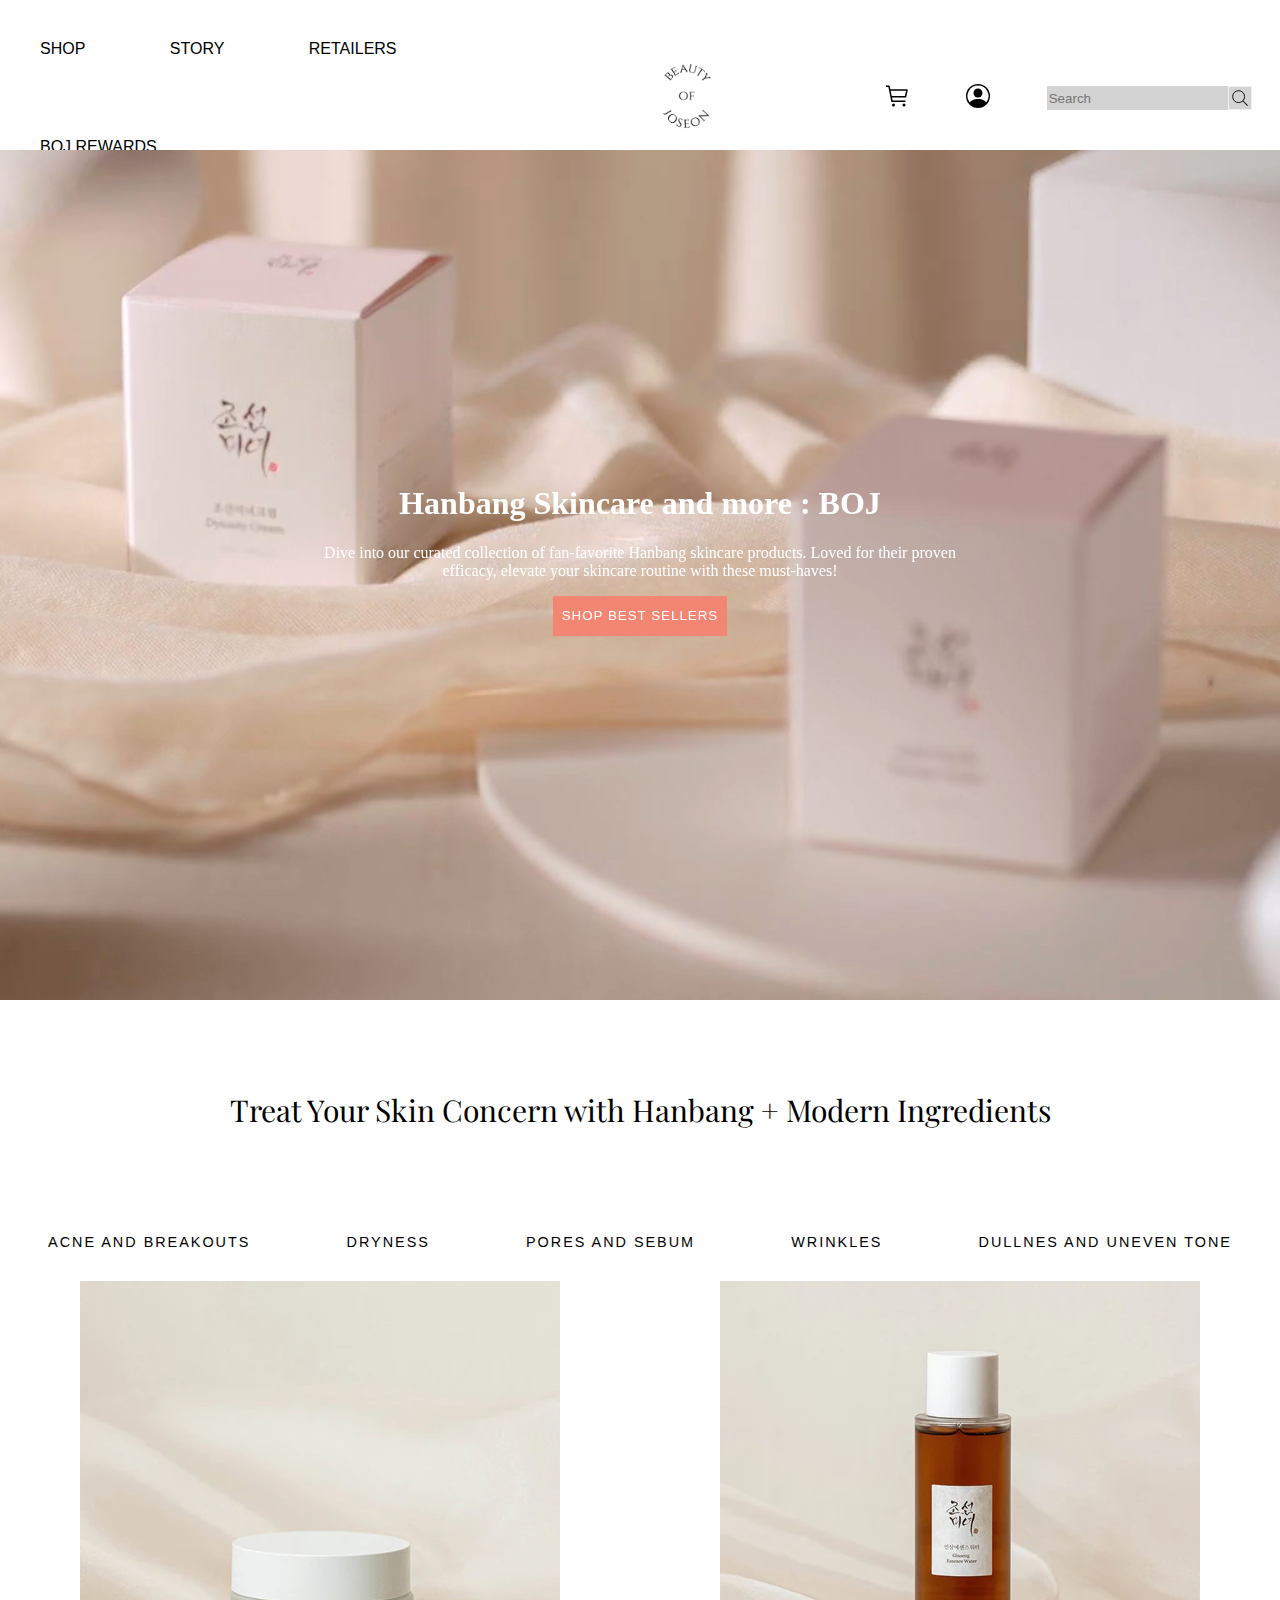
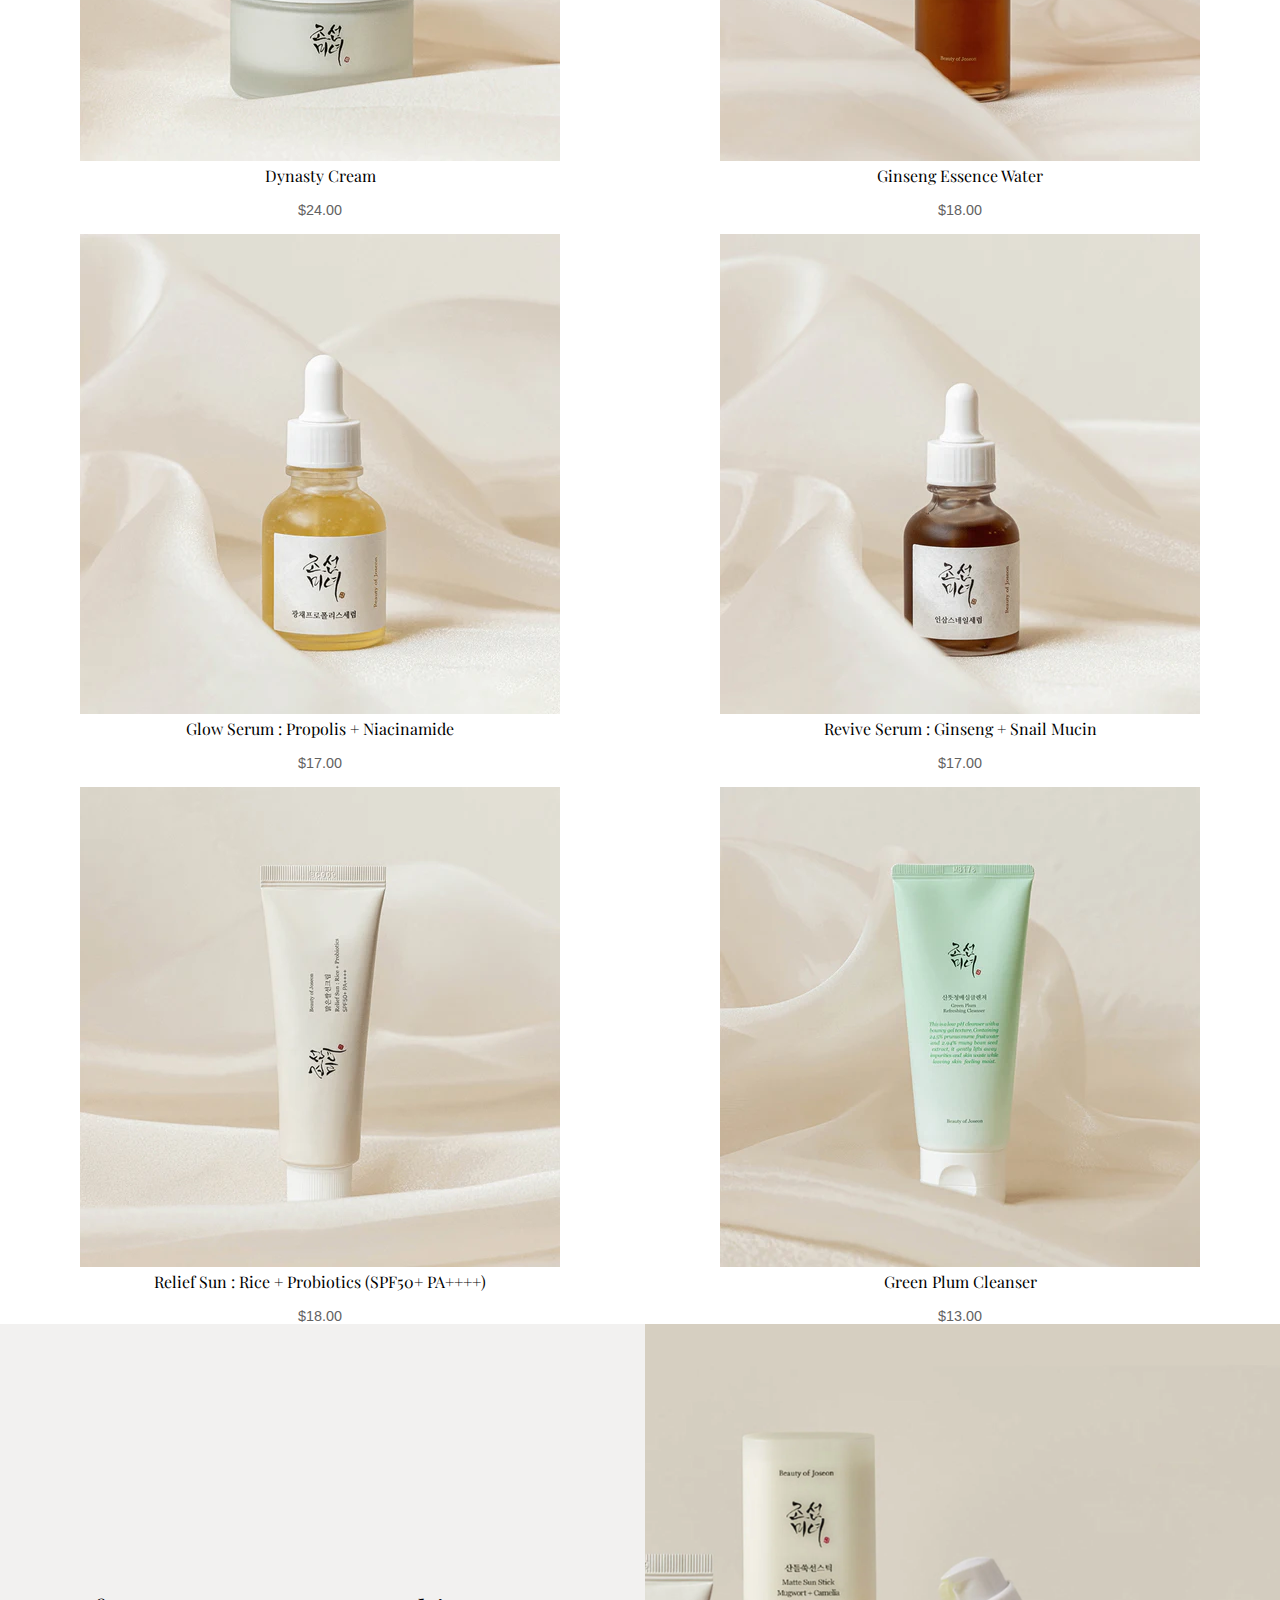
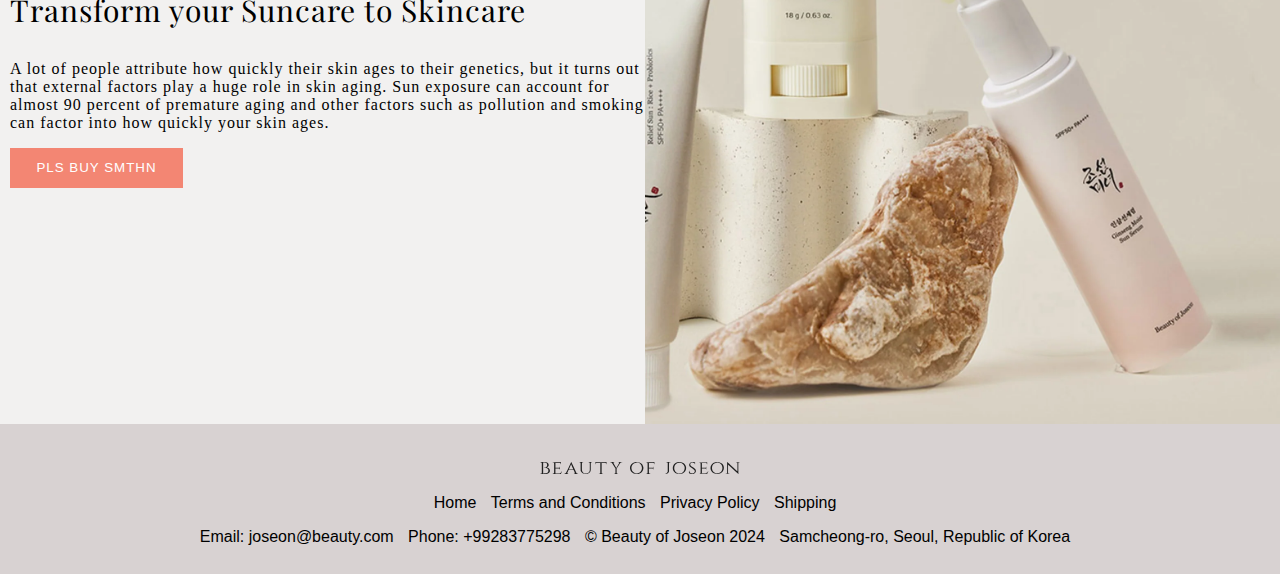
<file: web-shop/index.html>
<!DOCTYPE html>
<html lang="en">
<head>
    <meta charset="UTF-8">
    <meta name="viewport" content="width=device-width, initial-scale=1.0">
    <title>Beauty of Joseon</title>
    <link rel="icon" type="image/x-icon" href="./images/favicon.ico">
   

    


    <link rel="preconnect" href="https://fonts.googleapis.com">
    <link rel="preconnect" href="https://fonts.gstatic.com" crossorigin>
    <link href="https://fonts.googleapis.com/css2?family=Playfair+Display&display=swap" rel="stylesheet">
    <link rel="stylesheet" href="../web-shop/css/general.css">
    
    
    
</head>
<body>
    <header >
        <iframe src="../web-shop/partials/header.html" width="100%" class="auto-height-iframe" frameborder="0" scrolling="no"></iframe>
    </header>



        
        <div class="headline-wrapper">
            <div class="video-container">
                <video autoplay muted loop id="background-video">
                    <source src="./images/Beauty of Joseon - Dynasty Cream HaruTube.mp4" type="video/mp4">
                    Your browser does not support the video tag.
                </video>
                
                
                   
            
                 <div class="content">
               
            
                <h1>Hanbang Skincare and more : BOJ</h1>
                <p>Dive into our curated collection of fan-favorite Hanbang skincare products. Loved for their proven efficacy, elevate your skincare routine with these must-haves! </p>
                <a href="../web-shop/shop.html"><button class="shop-button">SHOP BEST SELLERS </button></a>
                

                

            </div>

        </div>
        
        



    <div class="h2-section">
        <p>Treat Your Skin Concern with Hanbang + Modern Ingredients </p>

    </div>
    
    
    <div class="tabs">
        <p>ACNE AND BREAKOUTS</p> 
        <p>DRYNESS</p>
        <p>PORES AND SEBUM</p>
        <p>WRINKLES</p>
        <p>DULLNES AND UNEVEN TONE</p>

    </div>

    <div class="image-grid">


        <div><figure><img height="480" width="480" src="../web-shop/images/products/dynasty-cream.webp" alt="Dynasty cream"><figcaption>Dynasty Cream</figcaption></figure> <span>$24.00</span></div>
       
        <div><figure><img height="480" width="480" src="../web-shop/images/products/ginseng-water.webp" alt="ginseng-water"> <figcaption>Ginseng Essence Water</figcaption> </figure> <span>$18.00</span></div>

        <div><figure><img height="480" width="480" src="../web-shop/images/products/glow-serum.webp" alt="glow-serum"> <figcaption>Glow Serum : Propolis + Niacinamide</figcaption> </figure> <span>$17.00</span> </div>

        <div><figure><img height="480" width="480" src="../web-shop/images/products/revive-serum.webp" alt="revive-serum"> <figcaption>Revive Serum : Ginseng + Snail Mucin</figcaption> </figure> <span>$17.00</span> </div>
        
        <div><figure><img height="480" width="480" src="../web-shop/images/products/relief-sun.webp" alt="relief-sun"> <figcaption>Relief Sun : Rice + Probiotics (SPF50+ PA++++)</figcaption> </figure> <span>$18.00</span> </div>
        
        <div><figure><img height="480" width="480" src="../web-shop/images/products/green-plum-cleanser.webp" alt="green-plum-cleanser"> <figcaption>Green Plum Cleanser</figcaption> </figure> <span>$13.00</span> </div>

        
        
    </div>

    <div class="article-container">
        <div class="article left">
            
            <p id="parag">Transform your Suncare to Skincare</p>

            <p > A lot of people attribute how quickly their skin ages to their genetics, but it turns out that external factors play a huge role in skin aging. Sun exposure can account for almost 90 percent of premature aging and other factors such as pollution and smoking can factor into how quickly your skin ages.</p>
            
            <a  href="../web-shop/shop.html"><button class="shop-button2">PLS BUY SMTHN</button></a>
            
        </div>

        <div class="article right">
            <img   width="900px" height="900px" src="../web-shop/images/products/skin+rock.webp" alt="ablablabla">


        </div>

    </div>

    
    
    
    <button id="scrollToTopBtn" title="Go to top"><a href="#top"><img src="../web-shop/images/arrow-up.svg" alt="blabla"></a></button> 
    <footer>
        <iframe src="../web-shop/partials/footer.html" width="100%" class="auto-height-iframe" frameborder="0" scrolling="no"></iframe>
    </footer>
    
</body>
</html>
</file>
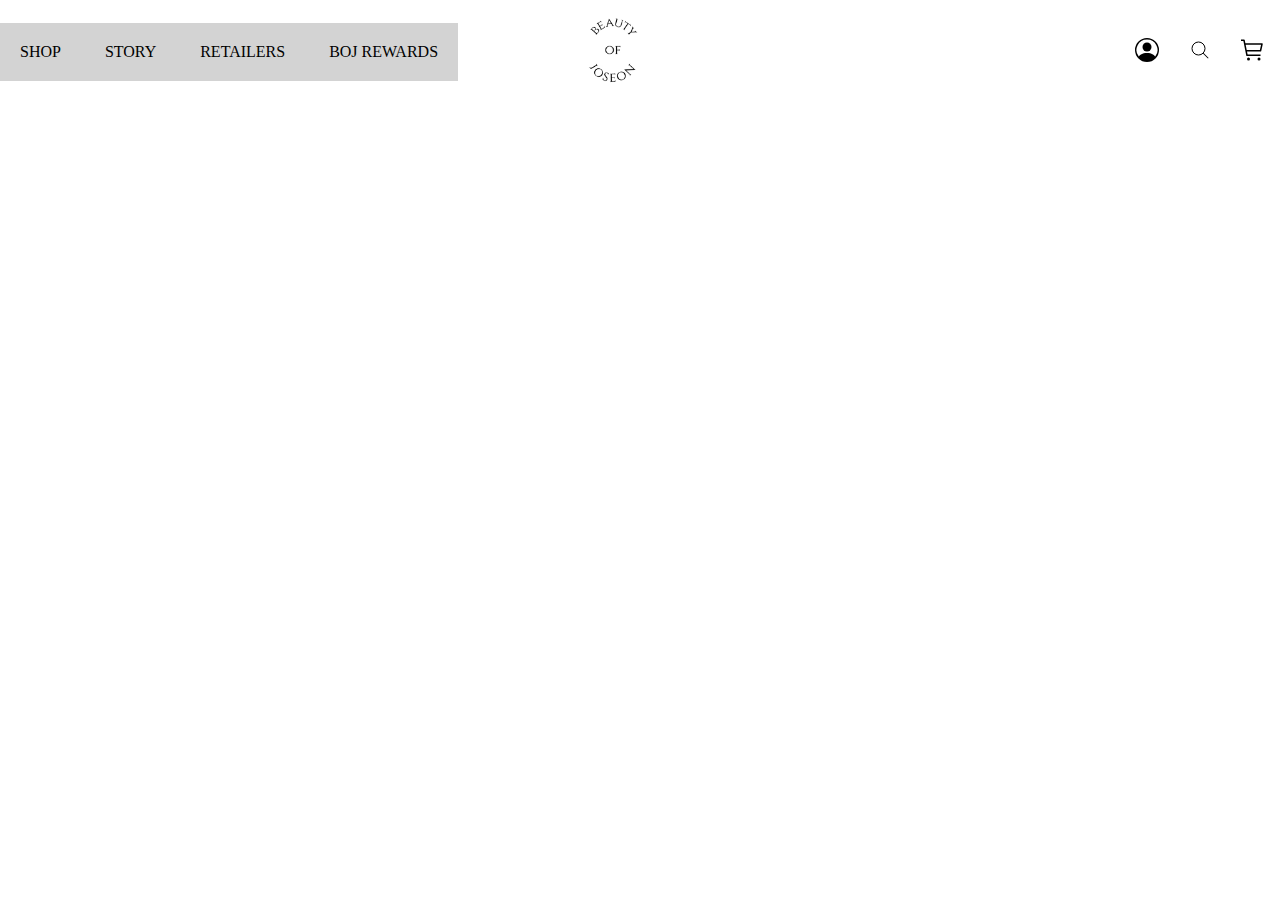
<file: partials/header.html>
<!DOCTYPE html>
<html lang="en">
<head>
    <meta charset="UTF-8">
    <meta name="viewport" content="width=device-width, initial-scale=1.0">
    <title>Document</title>
   <link rel="stylesheet" href="../css/header.css" >
        
</head>
<body>
    <object>
     
        
        <div class="header left">
            <div><a href="">SHOP</a></div>
            <div><a href="">STORY</a></div>
            <div><a href="">RETAILERS</a></div>
            <div><a href="">BOJ REWARDS</a></div>
        </div>
                                                  
        <div class="header center">
            <img class="logo" src="../images/joseon-logo.avif" alt="miaomiao">

        </div>

        <div class="header right">
          
                <a href=""> <img src="../images/person-circle.svg" alt="profile"></a>
                <a href=""> <img src="../images/search.svg" alt="search"></a>
                <a href=""> <img src="../images/shopping-cart-svgrepo-com.svg" alt="cart"></a>
            



        </div>
     
        
    





    </object>
    
    
</body>
</html>
</file>
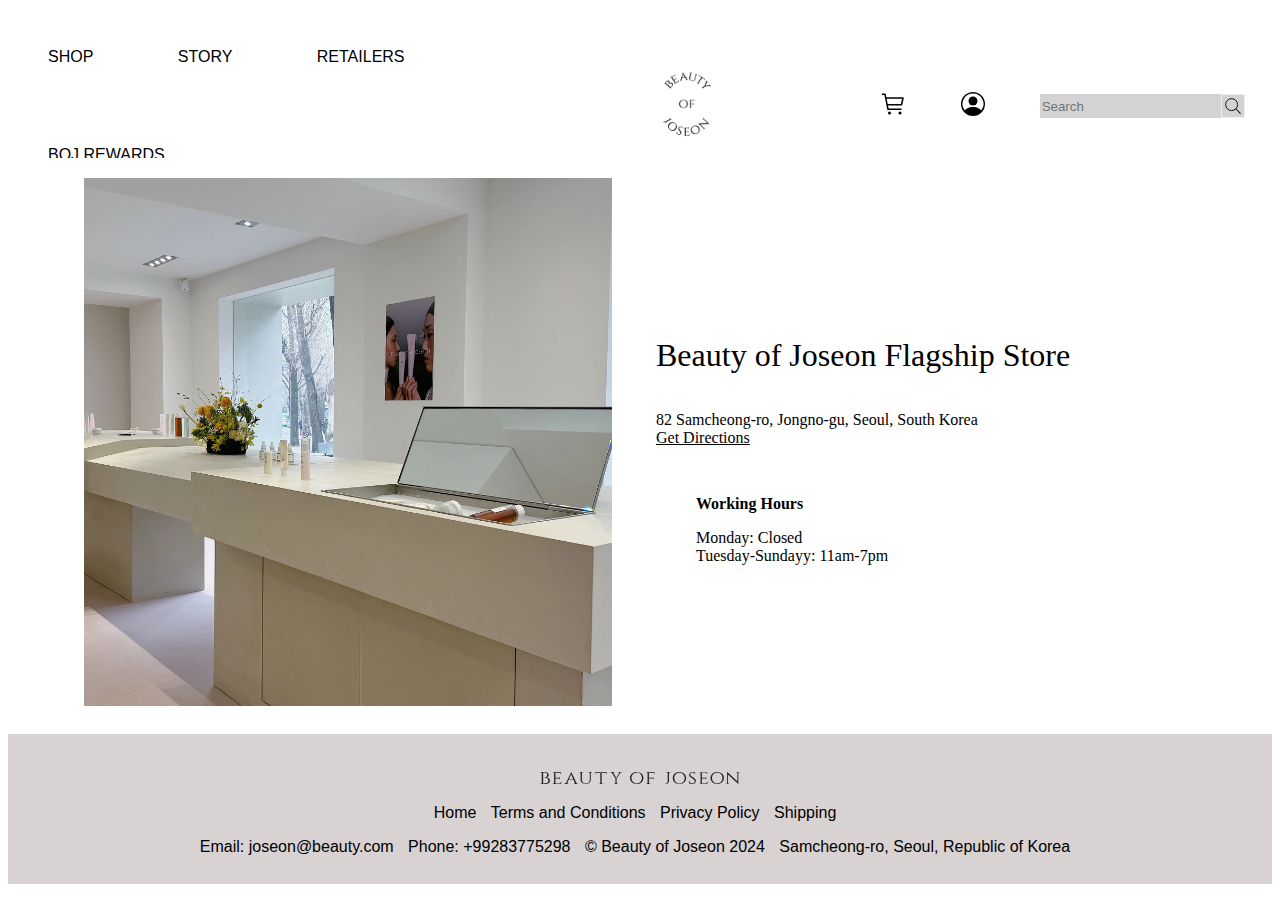
<file: web-shop/flagship-store.html>
<!DOCTYPE html>
<html lang="en">
  <head>
    <meta charset="UTF-8" />
    <meta http-equiv="X-UA-Compatible" content="IE=edge" />
    <meta name="viewport" content="width=device-width, initial-scale=1.0" />
    <title>Flagship Stores</title>
    <link rel="icon" type="image/x-icon" href="./images/favicon.ico" />

    <link
      href="https://fonts.googleapis.com/css2?family=Playfair+Display&display=swap"
      rel="stylesheet"
    />

    <style>
      .content {
        display: flex;
        width: 100%;
        justify-content: center;
        align-items: center;
      }
      .flagship {
        margin: 1rem;
        height: 33.75rem;
        width: 33.75rem;
      }
      .slika {
        height: 33rem;
        width: 33rem;
      }
      .info {
        display: flex;
        flex-direction: column;
        justify-content: center;
      }
      h1 {
        font-weight: 90;
      }
      ul {
        list-style-type: none;
      }
      a {
        text-decoration: underline;
        color: black;
      }
    </style>
  </head>
  <body>
    <header>
      <iframe
        src="../web-shop/partials/header.html"
        width="100%"
        class="auto-height-iframe"
        frameborder="0"
        scrolling="no"
      ></iframe>
    </header>

    <div class="content">
      <div class="flagship img">
        <img
          class="slika"
          src="../web-shop/images/products/store_square_0000_Layer_Comp_1.webp"
          alt=""
        />
      </div>
      <div class="flagship info">
        <h1>Beauty of Joseon Flagship Store</h1>
        <p>
          82 Samcheong-ro, Jongno-gu, Seoul, South Korea <br /><a
            href="https://www.google.com/maps?hl=hr&gl=hr&um=1&fb=1&ftid=0x357ca3807f0bad55%3A0x291d1ecef8af84d0"
            >Get Directions</a
          >
        </p>

        <ul>
          <p><b> Working Hours</b></p>
          <li>Monday: Closed</li>
          <li>Tuesday-Sundayy: 11am-7pm</li>
        </ul>
      </div>
    </div>

    <footer>
      <iframe
        src="../web-shop/partials/footer.html"
        width="100%"
        class="auto-height-iframe"
        frameborder="0"
        scrolling="no"
      ></iframe>
    </footer>
  </body>
</html>
</file>
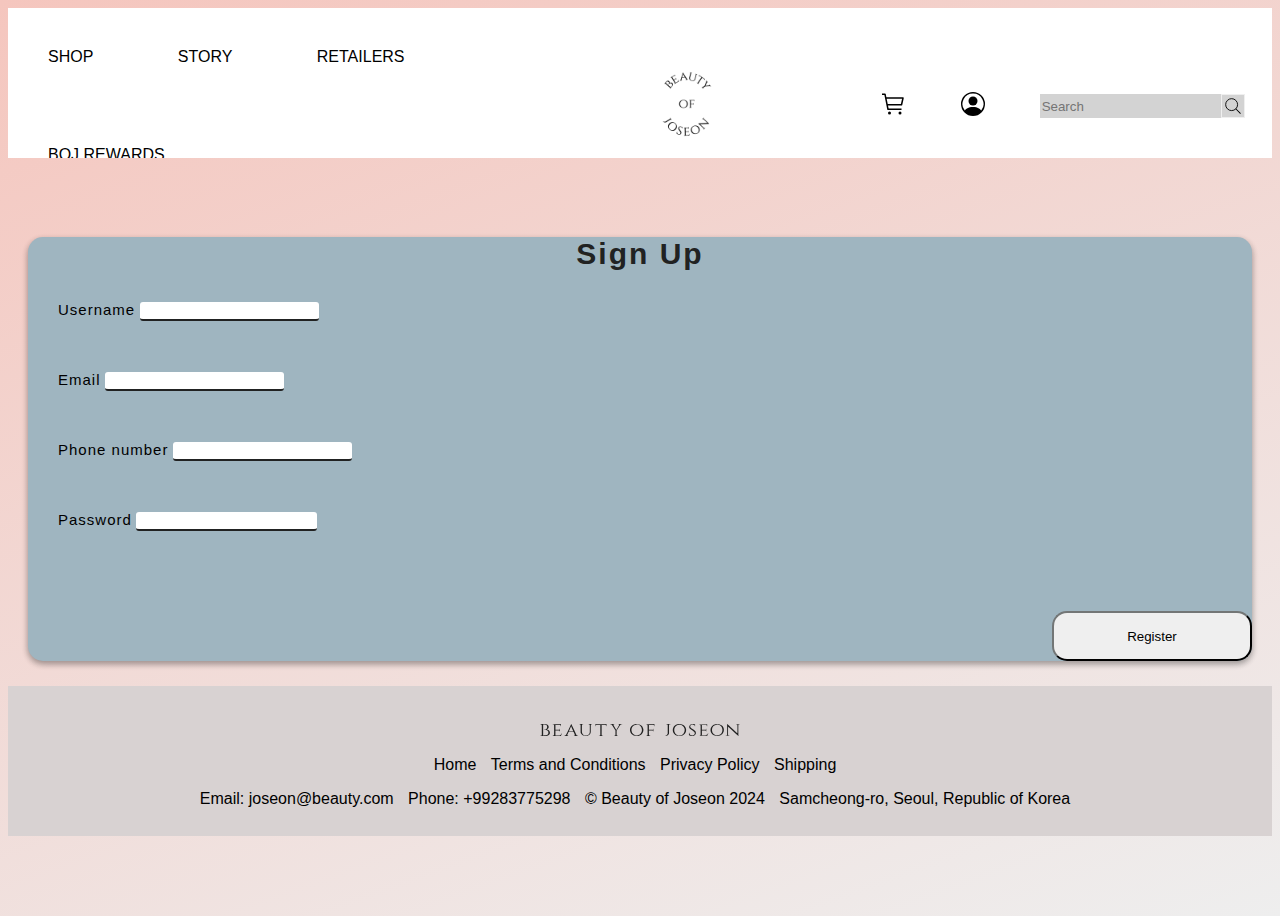
<file: web-shop/register-login.html>
<!DOCTYPE html>
<html lang="en">
<head>
  

  <title>Login - Register</title>
  <link rel="icon" type="image/x-icon" href="./images/favicon.ico">
  <meta charset="utf-8">
  <meta name="viewport" content="width=device-width, initial-scale=1, shrink-to-fit=no">
  <link href="https://cdn.jsdelivr.net/npm/bootstrap@5.2.1/dist/css/bootstrap.min.css" rel="stylesheet"
    integrity="sha384-iYQeCzEYFbKjA/T2uDLTpkwGzCiq6soy8tYaI1GyVh/UjpbCx/TYkiZhlZB6+fzT" crossorigin="anonymous">
  
    <link rel="stylesheet" href="./css/register.css">
</head>


<body>

    <header >
        <iframe src="../web-shop/partials/header.html" width="100%" class="auto-height-iframe" frameborder="0" scrolling="no"></iframe>
    </header>
    <div class="d-flex align-items-center">
  <div class="container">
    <div class="row justify-content-center" style="margin:20px;">
      <div class="col-lg-6 col-md-8 login-box">
        <div class="col-lg-12 login-title">
          Sign Up
        </div>
        <div class="col-lg-12 login-form">
          <form>
            <div class="form-group">
              <label class="form-control-label">Username</label>
              <input type="text" class="form-control">
            </div>
            <div class="form-group">
              <label class="form-control-label">Email</label>
              <input type="text" class="form-control">
            </div>
            <div class="form-group">
              <label class="form-control-label">Phone number</label>
              <input type="text" class="form-control">
            </div>
                <div class="form-group">
                  <label class="form-control-label">Password</label>
                  <input type="password" class="form-control" i>
                </div>
                <div class="col-12 login-btm login-button justify-content-center d-flex">
                  <button type="submit" class="btn btn-outline-primary">Register</button>
                </div>
            </div>
            </form>
          </div>
        </div>
      </div>
    </div>
</div>

    <footer>
        <iframe src="../web-shop/partials/footer.html" width="100%" class="auto-height-iframe" frameborder="0" scrolling="no"></iframe>
    </footer>
    <script src="https://cdn.jsdelivr.net/npm/bootstrap@5.2.1/dist/js/bootstrap.min.js"
      integrity="sha384-7VPbUDkoPSGFnVtYi0QogXtr74QeVeeIs99Qfg5YCF+TidwNdjvaKZX19NZ/e6oz" crossorigin="anonymous">
      </script>
</body>
</html>
</file>
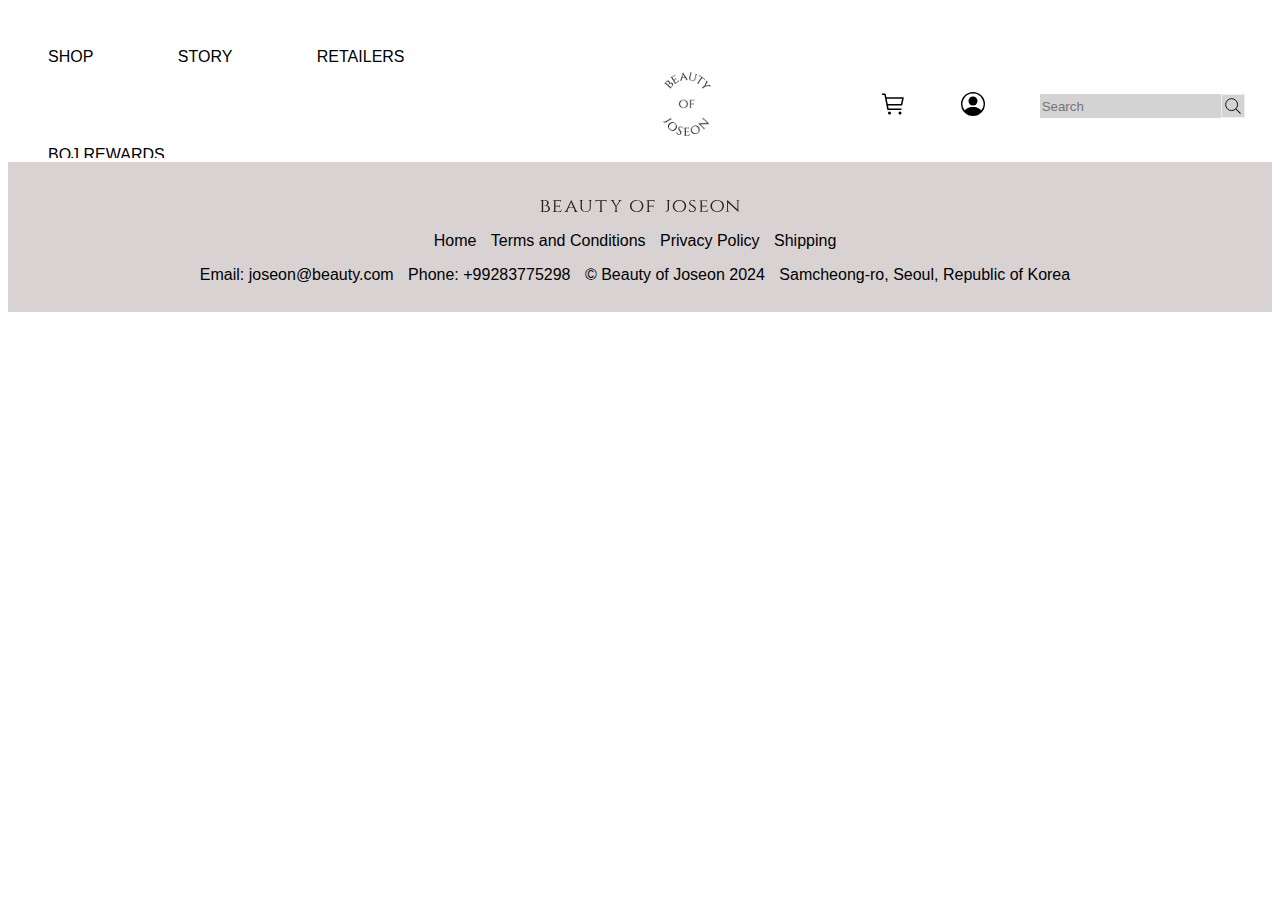
<file: web-shop/story.html>
<!DOCTYPE html>
<html lang="en">
  <head>
    <meta charset="UTF-8" />
    <meta name="viewport" content="width=device-width, initial-scale=1.0" />
    <title>Document</title>
  </head>
  <body>
    <header>
      <iframe
        src="../web-shop/partials/header.html"
        width="100%"
        class="auto-height-iframe"
        frameborder="0"
        scrolling="no"
      ></iframe>
    </header>

    <footer>
      <iframe
        src="../web-shop/partials/footer.html"
        width="100%"
        class="auto-height-iframe"
        frameborder="0"
        scrolling="no"
      ></iframe>
    </footer>
  </body>
</html>
</file>
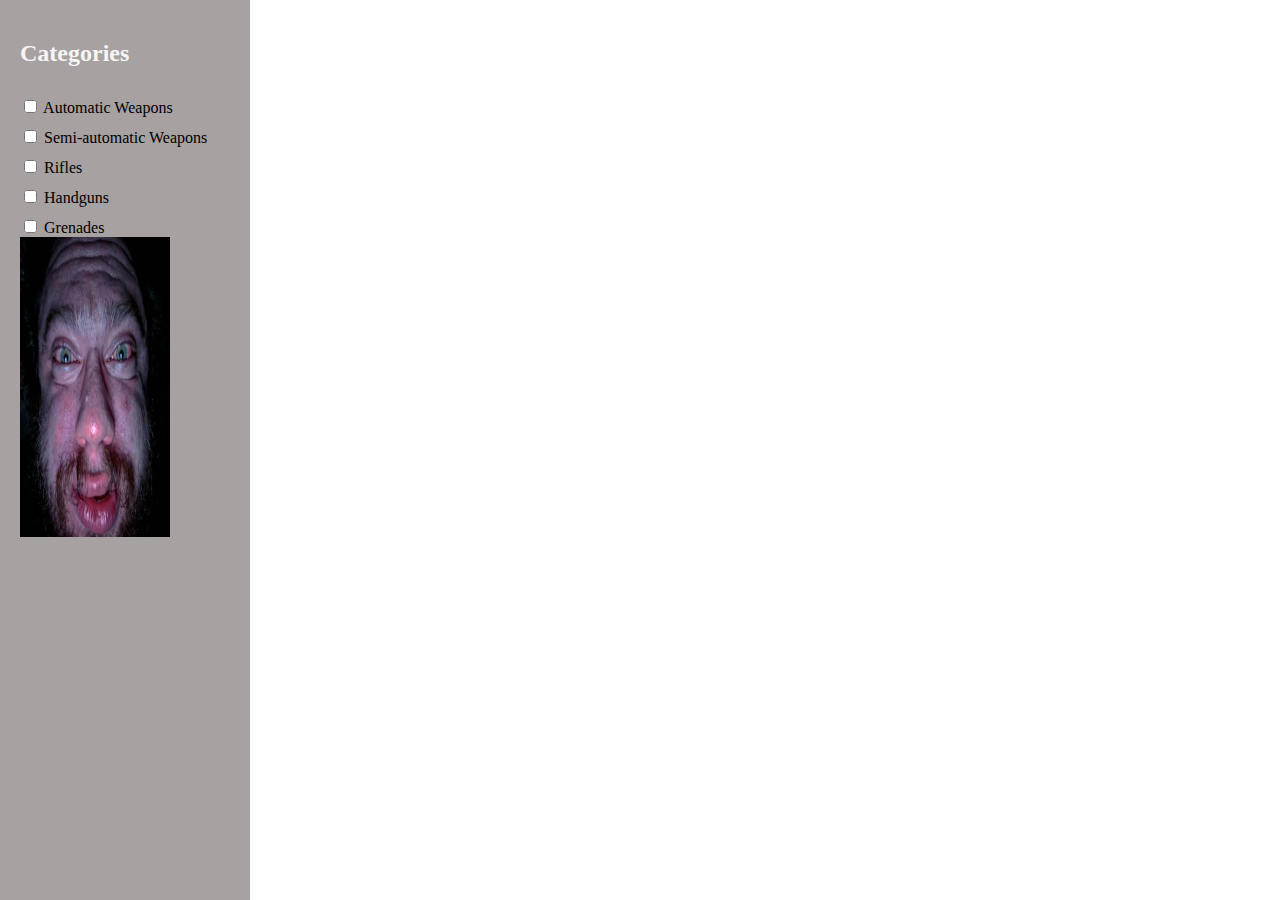
<file: web-shop/partials/aside.html>
<!DOCTYPE html>
<html lang="en">
<head>
    <meta charset="UTF-8">
    <meta http-equiv="X-UA-Compatible" content="IE=edge">
    <meta name="viewport" content="width=device-width, initial-scale=1.0">
    <title>Shop sidebar</title>
    <link rel="preconnect" href="https://fonts.googleapis.com">
    <link rel="preconnect" href="https://fonts.gstatic.com" crossorigin>
    <link href="https://fonts.googleapis.com/css2?family=Playfair+Display&display=swap" rel="stylesheet">
    <link rel="stylesheet" href="../css/aside.css">
    <script src="../js/checkbox.js" defer></script>
    
</head>
<body>
    
    <object>
     
        
      
        
           
            <div class="shop-container">
                <h2 class="shop-h2">Categories</h2>
                <label for="automatic-weapons">
                    <input type="checkbox" value="automatic-weapons" id="automatic-weapons" />
                    Automatic Weapons
                </label>

                <label for="semi-automatic-weapons">
                    <input type="checkbox" value="semi-automatic-weapons" id="semi-automatic-weapons" />
                    Semi-automatic Weapons
                </label>

                <label for="rifles">
                    <input type="checkbox" value="rifles" id="rifles" />
                    Rifles
                </label>

                <label for="handguns">
                    <input type="checkbox" value="handguns" id="handguns" />
                    Handguns
                </label>

                <label for="grenades">
                    <input type="checkbox" value="grenades" id="grenades" />
                    Grenades
                </label>

                <img width="150px" height="300px" src="../images/products/samuel.webp" alt="">
            </div>
            
            
          
          
   
          
    





    </object>
    
</body>
</html>
</file>
<file: web-shop/css/general.css>
*{
    scroll-behavior: smooth
}
body {margin: 0;}


.auto-height-iframe{
    border: none;
    width: 100%;
    margin: 0;
    
}
header{
    position: sticky;
    top: 0;
    z-index: 105;
    height: 6.25rem;
    
}

.headline{
    width: 50%;
    position: absolute;
    z-index: 1;
    color: white;
    
    
}
.shop-button{
    width: 13em;
    height: 3em;
    cursor: pointer;
    border: none;
    outline: none;
    background-color: rgb(243, 134, 115);
    color: white;
    letter-spacing: 1px;
}


.video-container {
    z-index: 100;
    position: relative;
    height: 100vh;
    overflow: hidden;
    margin-top: 0;
}

#background-video {
    position: absolute;
    top: 0;
    left: 0;
    width: 100%;
    height: 100%;
    object-fit: cover;
}
figcaption:hover{
    opacity: 0.5;
    transition: 0.3s ease-in-out;
}
img , figcaption{
    cursor: pointer;
}


.content {
    position: absolute;
    top: 50%;
    left: 50%;
    transform: translate(-50%, -50%);
    text-align: center;
    color: white;
}
.h2-section{
    width: 100%;
    display: inline-flex;
    justify-content: center;
    align-items: center;
    padding-top: 2em;
    padding-bottom: 2em;
    font-size: 1.875rem;
    font-family: 'Playfair Display';
}



.tabs{
    width: 100%;
    font-size: 0.9em;
    letter-spacing: 2px;
    display: inline-flex;
    justify-content: space-around;
    align-items: center;
    font-family: sans-serif; 
}
.tabs p:hover{
    cursor: pointer;
}
.image-grid{
    display: inline-flex;
    height: auto;
    flex-wrap: wrap;
    width: 100%;
    justify-content: space-around;
    overflow: visible;
}
.image-grid img:hover{
    transform: scale(0.9);
    transition: 100ms ease-in-out;
    opacity: 0.7;

}

figcaption{
    width: 480px;
    text-align: center;
    font-family: 'Playfair Display';
}

.image-grid div span {
    display: block;
    width: 100%;
    text-align: center;
    font-family: sans-serif;
    font-size: 0.9rem;
    color: rgb(99, 98, 98) ;
    cursor: s;

}
.article-container{
    width: 100%;
    height: 43.75rem;
    background-color: #f2f1f0 ; 
    display: inline-flex;
    justify-content: center;
    align-items: center;
}
.article {
    width: 50%;
    }
.left {
    text-align: left;
    letter-spacing: 1px;
    padding-left: 10px;
}
  #parag{
    font-size: 1.875rem;
    font-family: 'Playfair Display';
  }

.right{
    margin: 0;
    padding: 0;
    float: right;
    display: flex;
    overflow: hidden;
    height: 43.75rem;
    justify-content: flex-end;

}
#scrollToTopBtn {
    position: fixed; 
    bottom: 20px; 
    right: 30px; 
    z-index: 99; 
    border: none; 
    outline: none; 
    background-color:black; 
    color: white; 
    cursor: pointer; 
    padding: 15px; 
    border-radius: 10px; 
    font-size: 18px; 
    }
#scrollToTopBtn a{
    text-decoration: none;
    color: white;
    }
    
#scrollToTopBtn:hover {
    background-color: #555; /* Add a dark-grey background on hover */
    }
    .shop-button2{
    text-align: center;
    
    width: 10.813rem;
    height: 2.5rem;
    cursor: pointer;
    border: none;
    outline: none;
    background-color: rgb(243, 134, 115);
    color: white;
    letter-spacing: 1px;
    }



/*rgb(99, 98, 98) siva boja za cijene
//perhaps a kalash may come, to be decided..
</file>
<file: css/header.css>
body {
    margin: 0;
}

object {
    display: flex;
    width: 100%;
    justify-content: space-between;
    align-items: center;
    flex-wrap: nowrap;
    padding-right: 50px;
}

.left {


    background-color: lightgray;
    min-width: 33%;
    justify-content: space-around;

}

.left div {
    display: inline-flex;
    padding: 10px;
    margin: 10px;
}

.div {
    display: inline-flex;
    justify-content: center;
    align-items: center;
    width: 33%;
    height: 110px;
}

.right {
    width: 10em;
    display: inline-flex;
    justify-content: space-around;

}

.left a {
    text-decoration: none;
    font-size: 1rem;
    color: black;
}

.logo {
    width: 100px;
    height: 100px;
    margin-right: 22em;

}
</file>
<file: web-shop/css/register.css>
body {
  background-color: #071014;
  background-image: -webkit-linear-gradient(
    160deg,
    rgb(245, 198, 190) 0%,
    rgb(238, 238, 238) 100%
  );
  background-image: -moz-linear-gradient(
    160deg,
    rgb(245, 198, 190) 0%,
    rgb(238, 238, 238) 100%
  );
  background-image: -o-linear-gradient(
    160deg,
    rgb(245, 198, 190) 0%,
    rgb(238, 238, 238) 100%
  );
  background-image: linear-gradient(
    160deg,
    rgb(245, 198, 190) 0%,
    rgb(238, 238, 238) 100%
  );
  font-family: "Arial", sans-serif;
  height: 100vh;
}
.login-box {
  margin-top: 75px;
  background: #9fb5c0;
  text-align: center;
  box-shadow: 0 3px 6px rgba(0, 0, 0, 0.16), 0 3px 6px rgba(0, 0, 0, 0.23);
  border-radius: 15px;
}
.login-title {
  text-align: center;
  font-size: 30px;
  letter-spacing: 2px;
  margin-top: 35px;
  font-weight: bold;
  color: #212222;
}
.login-form {
  margin-top: 25px;
  text-align: left;
}
input[type="text"] {
  background-color: white;
  border: none;
  border-bottom: 2px solid #212222;
  border-top: 0px;
  border-radius: 3px;
  outline: 0;
  margin-bottom: 20px;
  padding-left: 0px;
  color: black;
}
input[type="password"] {
  background-color: white;
  border: none;
  border-bottom: 2px solid#212222;
  border-radius: 3px;
  margin-bottom: 20px;
  color: black;
}
.form-group {
  margin: 30px;
}
.form-control:focus {
  box-shadow: none;
  background-color: #1a2226;
  color: #ecf0f5;
}
.form-control-label {
  font-size: 15px;
  color: black;
  letter-spacing: 1px;
}
.btn-outline-primary {
  width: 200px;
  height: 50px;
  border-radius: 15px;
  cursor: pointer;
  border-color: #212222 !important;
  color: black;
  margin-top: 30px;
}
.btn-outline-primary:hover {
  background-color: #071014 !important;
  background-image: -webkit-linear-gradient(
    160deg,
    rgb(245, 198, 190) 0%,
    rgb(211, 206, 206) 100%
  ) !important;
  background-image: -moz-linear-gradient(
    160deg,
    rgb(245, 198, 190) 0%,
    rgb(211, 206, 206) 100%
  ) !important;
  background-image: -o-linear-gradient(
    160deg,
    rgb(245, 198, 190) 0%,
    rgb(211, 206, 206) 100%
  ) !important;
  background-image: linear-gradient(
    160deg,
    rgb(245, 198, 190) 0%,
    rgb(211, 206, 206) 100%
  ) !important;

  color: black !important;
}
.login-button {
  padding-right: 0px;
  text-align: right;
  margin-bottom: 25px;
}
.login-text {
  padding-left: 0px;
  color: #a2a4a4;
}
</file>
<file: web-shop/css/aside.css>
h2{
    color: whitesmoke;
  }

.shop-container{
    display: flex;
    flex-direction: column;
    height: 100%; 
    width: 230px; /* Set the width of the sidebar */
    position: fixed; /* Fixed Sidebar (stay in place on scroll) */
    z-index: 1; /* Stay on top */
    top: 0; /* Stay at the top */
    left: 0;
    background-color: rgb(167, 161, 161);
    overflow-x: hidden;
    padding-top: 20px;
    padding-left: 20px;

}
label{
    padding-top: 10px;
}
</file>
